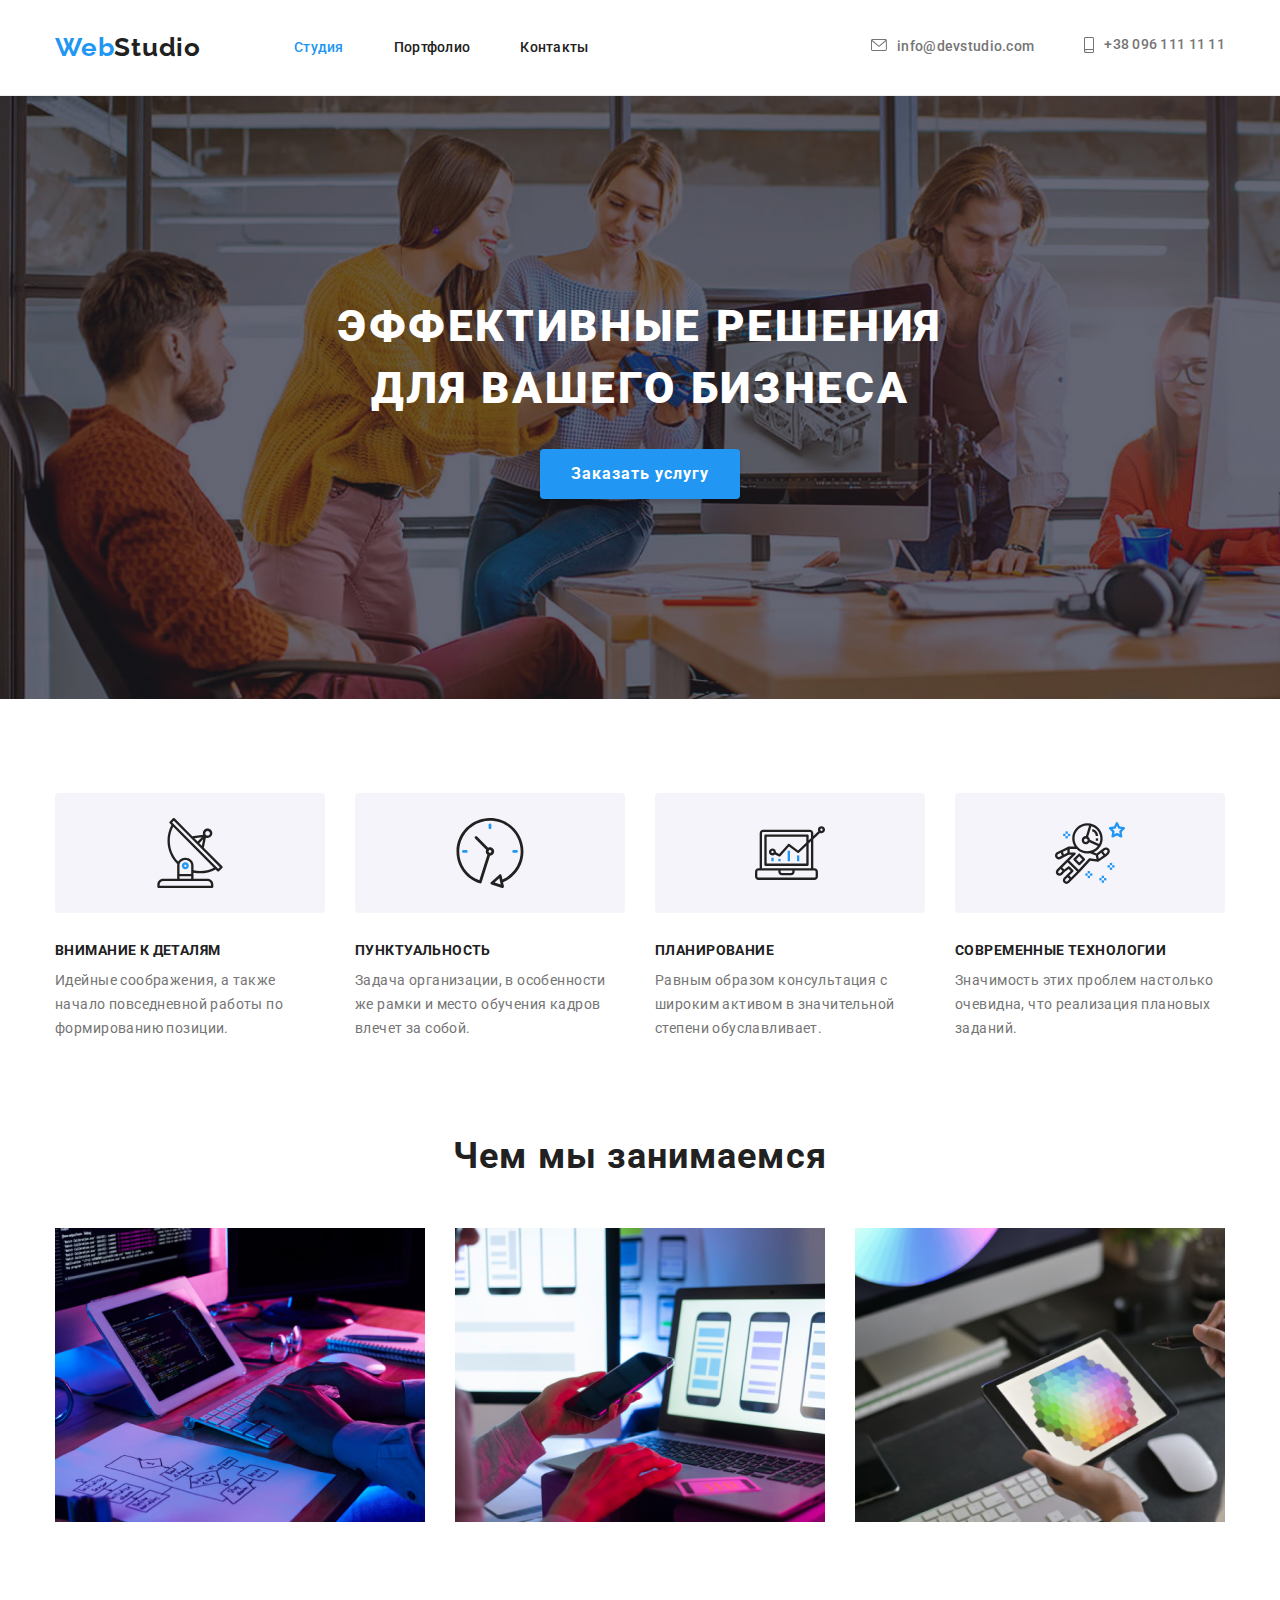
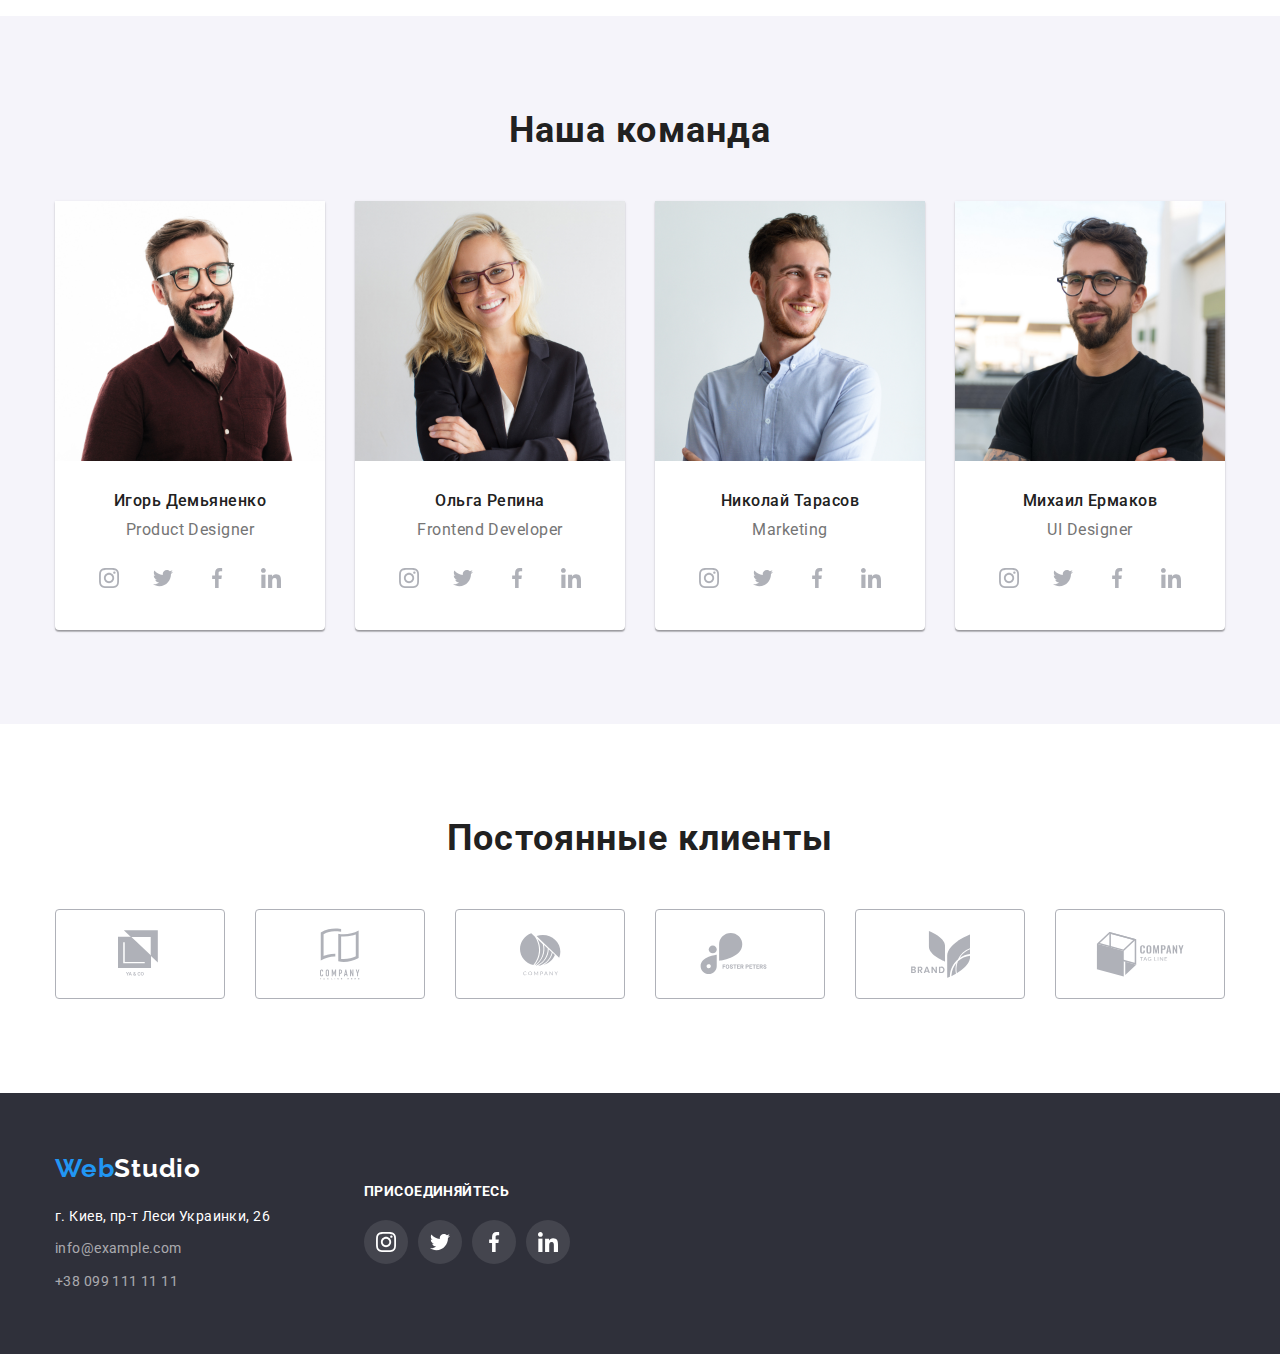
<file: index.html>
<!DOCTYPE html>
<html lang="ru">
    <head>
        <meta charset="UTF-8">
        <meta name="viewport" content="width=device-width, initial-scale=1.0">
        <title>hw-4-studio</title>
        <link href="https://fonts.googleapis.com/css2?family=Raleway:wght@700&family=Roboto:wght@400;500;700;900&display=swap"
            rel="stylesheet">
        <link rel="stylesheet" href="https://cdnjs.cloudflare.com/ajax/libs/modern-normalize/1.0.0/modern-normalize.min.css" />
        <link rel="stylesheet" href="./css/slyles.css">
    </head>

    <body>
        <!-- HEADER -->
        <header class="header">
            <div class="container">
                <!-- главная навигация -->
                <nav class="site-nav">
                    <a href="./index.html" class="logo">
                        <span class="logo-web">Web</span><span class="logo-studio">Studio</span>
                    </a>
                    <ul class="site-nav-list list">
                        <li class="site-nav-list-item"><a href="./index.html" class="link current">Студия</a></li>
                        <li class="site-nav-list-item"><a href="./portfolio.html" class="link">Портфолио</a></li>
                        <li class="site-nav-list-item"><a href="" class="link">Контакты</a></li>
                    </ul>
                </nav>
                <!-- ссылки на почти и телефон -->
                <ul class="contacts list">
                    <li class="contact-item-mail">
                        <a href="mailto:info@devstudio.com" class="contacts-link">
                            <svg class="svg-mail">
                                <use href="./images/sprite.svg#icon-envelope"></use>
                            </svg>info@devstudio.com
                        </a>
                    </li>
                    <li class="contact-item-phone">
                        <a href="tel:+380961111111" class="contacts-link">
                            <svg class="svg-phone">
                                <use href="./images/sprite.svg#icon-smartphone"></use>
                            </svg>+38 096 111 11 11
                        </a>
                    </li>
                </ul>
            </div>
        </header>
        <main>

            <!-- HERO -->
                <section class="hero">
                <div class="container">
                    <h1 class="hero-title">Эффективные решения для вашего бизнеса</h1>
                    <button class="hero-button"><span class="hero-button-name">Заказать услугу</span></button>
                </div>
                </section>

            <!-- ADVANTAGES -->
            <section class="advantages">
                <div class="container">
                    <!-- <h2>Преимущества</h2> -->
                    <ul class="advantages-list list">
                        <li class="advantages-list-item">
                            <div class="advantages-icon-bg">
                                <svg class="advantages-icon">
                                    <use href="./images/sprite.svg#icon-antenna"></use>
                                </svg>
                            </div>
                            <h3 class="advantage-title">Внимание к деталям</h3>
                            <p class="advantage-text">Идейные соображения, а также начало повседневной работы по формированию позиции.</p>
                        </li>
                        <li class="advantages-list-item">
                            <div class="advantages-icon-bg">
                                <svg class="advantages-icon">
                                    <use href="./images/sprite.svg#icon-clock"></use>
                                </svg>
                            </div>
                            <h3 class="advantage-title">Пунктуальность</h3>
                            <p class="advantage-text">Задача организации, в особенности же рамки и место обучения кадров влечет за собой.
                            </p>
                        </li>
                        <li class="advantages-list-item">
                            <div class="advantages-icon-bg">
                                <svg class="advantages-icon">
                                    <use href="./images/sprite.svg#icon-diagram"></use>
                                </svg>
                            </div>
                            <h3 class="advantage-title">Планирование</h3>
                            <p class="advantage-text">Равным образом консультация с широким активом в значительной степени обуславливает.
                            </p>
                        </li>
                        <li class="advantages-list-item">
                            <div class="advantages-icon-bg">
                                <svg class="advantages-icon">
                                    <use href="./images/sprite.svg#icon-astronaut"></use>
                                </svg>
                            </div>
                            <h3 class="advantage-title">Современные технологии</h3>
                            <p class="advantage-text">Значимость этих проблем настолько очевидна, что реализация плановых заданий.</p>
                        </li>
                    </ul>
                </div>
            </section>

            <!-- ACTIVITIES -->
            <section class="activity">
                <div class="container">
                    <h2 class="activity-title">Чем мы занимаемся</h2>
                    <ul class="activity-list list">
                        <li><img src="./images/1.jpg" alt="пример деятельности один" width="370"></li>
                        <li><img src="./images/2.jpg" alt="пример деятельности два" width="370"></li>
                        <li><img src="./images/3.jpg" alt="пример деятельности три" width="370"></li>
                    </ul>
                </div>
            </section>
            
            <!-- TEAM -->
            <section class="team">
                <div class="container">
                    <h2 class="team-title">Наша команда</h2>
                    <ul class="team-list list">
                        <li class="team-list-item">
                            <img class="team-list-item-img" src="./images/photo-teams/1.jpg" alt="фотография Игоря Демьяненко" width="270">
                            <div class="team-card-info">
                                <h3 class="team-name">Игорь Демьяненко</h3>
                                <p class="team-profession">Product Designer</p>
                                <ul class="social-list list">
                                    <li class="social-list-item"><a href="" class="social-list-link">
                                        <svg class="social-icon">
                                            <use href="./images/sprite.svg#icon-instagram"></use>
                                        </svg></a>
                                    </li>
                                    <li class="social-list-item"><a href="" class="social-list-link">
                                        <svg class="social-icon">
                                            <use href="./images/sprite.svg#icon-twitter"></use>
                                        </svg></a>
                                    </li>
                                    <li class="social-list-item"><a href="" class="social-list-link">
                                        <svg class="social-icon">
                                            <use href="./images/sprite.svg#icon-facebook"></use>
                                        </svg></a>
                                    </li>
                                    <li class="social-list-item"><a href="" class="social-list-link">
                                        <svg class="social-icon">
                                            <use href="./images/sprite.svg#icon-linkedin"></use>
                                        </svg></a>
                                    </li>
                                </ul>
                            </div>
                        </li>
                        <li class="team-list-item">
                            <img class="team-list-item-img" src="./images/photo-teams/2.jpg" alt="фотография Ольги Репиной" width="270">
                            <div class="team-card-info">
                                <h3 class="team-name">Ольга Репина</h3>
                                <p class="team-profession">Frontend Developer</p>
                                <ul class="social-list list">
                                    <li class="social-list-item"><a href="" class="social-list-link">
                                            <svg class="social-icon">
                                                <use href="./images/sprite.svg#icon-instagram"></use>
                                            </svg></a>
                                    </li>
                                    <li class="social-list-item"><a href="" class="social-list-link">
                                            <svg class="social-icon">
                                                <use href="./images/sprite.svg#icon-twitter"></use>
                                            </svg></a>
                                    </li>
                                    <li class="social-list-item"><a href="" class="social-list-link">
                                            <svg class="social-icon">
                                                <use href="./images/sprite.svg#icon-facebook"></use>
                                            </svg></a>
                                    </li>
                                    <li class="social-list-item"><a href="" class="social-list-link">
                                            <svg class="social-icon">
                                                <use href="./images/sprite.svg#icon-linkedin"></use>
                                            </svg></a>
                                    </li>
                                </ul>
                            </div>
                        </li>
                        <li class="team-list-item">
                            <img class="team-list-item-img" src="./images/photo-teams/3.jpg" alt="фотография Николая Тарасова" width="270">
                            <div class="team-card-info">
                                <h3 class="team-name">Николай Тарасов</h3>
                                <p class="team-profession">Marketing</p>
                                <ul class="social-list list">
                                    <li class="social-list-item"><a href="" class="social-list-link">
                                            <svg class="social-icon">
                                                <use href="./images/sprite.svg#icon-instagram"></use>
                                            </svg></a>
                                    </li>
                                    <li class="social-list-item"><a href="" class="social-list-link">
                                            <svg class="social-icon">
                                                <use href="./images/sprite.svg#icon-twitter"></use>
                                            </svg></a>
                                    </li>
                                    <li class="social-list-item"><a href="" class="social-list-link">
                                            <svg class="social-icon">
                                                <use href="./images/sprite.svg#icon-facebook"></use>
                                            </svg></a>
                                    </li>
                                    <li class="social-list-item"><a href="" class="social-list-link">
                                            <svg class="social-icon">
                                                <use href="./images/sprite.svg#icon-linkedin"></use>
                                            </svg></a>
                                    </li>
                                </ul>
                            </div>
                        </li>
                        <li class="team-list-item">
                            <img class="team-list-item-img" src="./images/photo-teams/4.jpg" alt="фотография Михаила Ермакова" width="270">
                            <div class="team-card-info">
                                <h3 class="team-name">Михаил Ермаков</h3>
                                <p class="team-profession">UI Designer</p>
                                <ul class="social-list list">
                                    <li class="social-list-item"><a href="" class="social-list-link">
                                            <svg class="social-icon">
                                                <use href="./images/sprite.svg#icon-instagram"></use>
                                            </svg></a>
                                    </li>
                                    <li class="social-list-item"><a href="" class="social-list-link">
                                            <svg class="social-icon">
                                                <use href="./images/sprite.svg#icon-twitter"></use>
                                            </svg></a>
                                    </li>
                                    <li class="social-list-item"><a href="" class="social-list-link">
                                            <svg class="social-icon">
                                                <use href="./images/sprite.svg#icon-facebook"></use>
                                            </svg></a>
                                    </li>
                                    <li class="social-list-item"><a href="" class="social-list-link">
                                            <svg class="social-icon">
                                                <use href="./images/sprite.svg#icon-linkedin"></use>
                                            </svg></a>
                                    </li>
                                </ul>
                            </div>
                        </li>
                    </ul>
                </div>
            </section>

            <section class="client">
                <div class="container">
                    <h2 class="client-title">Постоянные клиенты</h2>
                    <ul class="client-list list">
                        <li class="client-list-item">
                            <a href="" class="client-list-link">
                                <svg class="client-logo" width="44" height="49">
                                    <use href="./images/sprite.svg#icon-client-logo-1"></use>
                                </svg>
                            </a></li>
                        <li class="client-list-item">
                            <a href="" class="client-list-link">
                                <svg class="client-logo" width="40" height="52">
                                    <use href="./images/sprite.svg#icon-client-logo-2"></use>
                                </svg>
                            </a></li>
                        <li class="client-list-item">
                            <a href="" class="client-list-link">
                                <svg class="client-logo" width="41" height="43">
                                    <use href="./images/sprite.svg#icon-client-logo-3"></use>
                                </svg>
                            </a></li>
                        <li class="client-list-item">
                            <a href="" class="client-list-link">
                                <svg class="client-logo" width="80" height="42">
                                    <use href="./images/sprite.svg#icon-client-logo-4"></use>
                                </svg>
                            </a></li>
                        <li class="client-list-item">
                            <a href="" class="client-list-link">
                                <svg class="client-logo" width="59" height="47">
                                    <use href="./images/sprite.svg#icon-client-logo-5"></use>
                                </svg>
                            </a></li>
                        <li class="client-list-item">
                            <a href="" class="client-list-link">
                                <svg class="client-logo" width="89" height="45">
                                    <use href="./images/sprite.svg#icon-client-logo-6"></use>
                                </svg>
                            </a></li>
                    </ul>
                </div>
            </section>
        </main>

        <!-- FOOTER -->
        <footer class="footer">
            <div class="footer-container">
                <div>
                    <a href="./index.html" class="logo">
                        <span class="logo-web">Web</span><span class="logo-studio-footer">Studio</span>
                    </a>
                    <address class="address">
                        <ul class="address-list list">
                            <li class="address-list-item">
                                <p class="address-list-address">г. Киев, пр-т Леси Украинки, 26</p>
                            </li>
                            <li class="address-list-item">
                                <a href="mailto:info@example.com" class="address-list-mail">info@example.com</a> <br />
                            </li>
                            <li class="address-list-item">
                                <a href="tel:+380991111111" class="address-list-tel">+38 099 111 11 11</a>
                            </li>
                        </ul>
                    </address>
                </div>
                <div class="footer-social">
                    <h3 class="footer-social-title">присоединяйтесь</h3>
                    <ul class="footer-social-list list">
                        <li class="social-list-item"><a href="" class="social-list-link footer-icon-bg">
                                <svg class="social-icon footer-icon-color">
                                    <use href="./images/sprite.svg#icon-instagram"></use>
                                </svg></a>
                        </li>
                        <li class="social-list-item"><a href="" class="social-list-link footer-icon-bg">
                                <svg class="social-icon footer-icon-color">
                                    <use href="./images/sprite.svg#icon-twitter"></use>
                                </svg></a>
                        </li>
                        <li class="social-list-item"><a href="" class="social-list-link footer-icon-bg">
                                <svg class="social-icon footer-icon-color">
                                    <use href="./images/sprite.svg#icon-facebook"></use>
                                </svg></a>
                        </li>
                        <li class="social-list-item"><a href="" class="social-list-link footer-icon-bg">
                                <svg class="social-icon footer-icon-color">
                                    <use href="./images/sprite.svg#icon-linkedin"></use>
                                </svg></a>
                        </li>
                    </ul>
                </div>
            </div>
            
        </footer>
    </body>
</html>
</file>
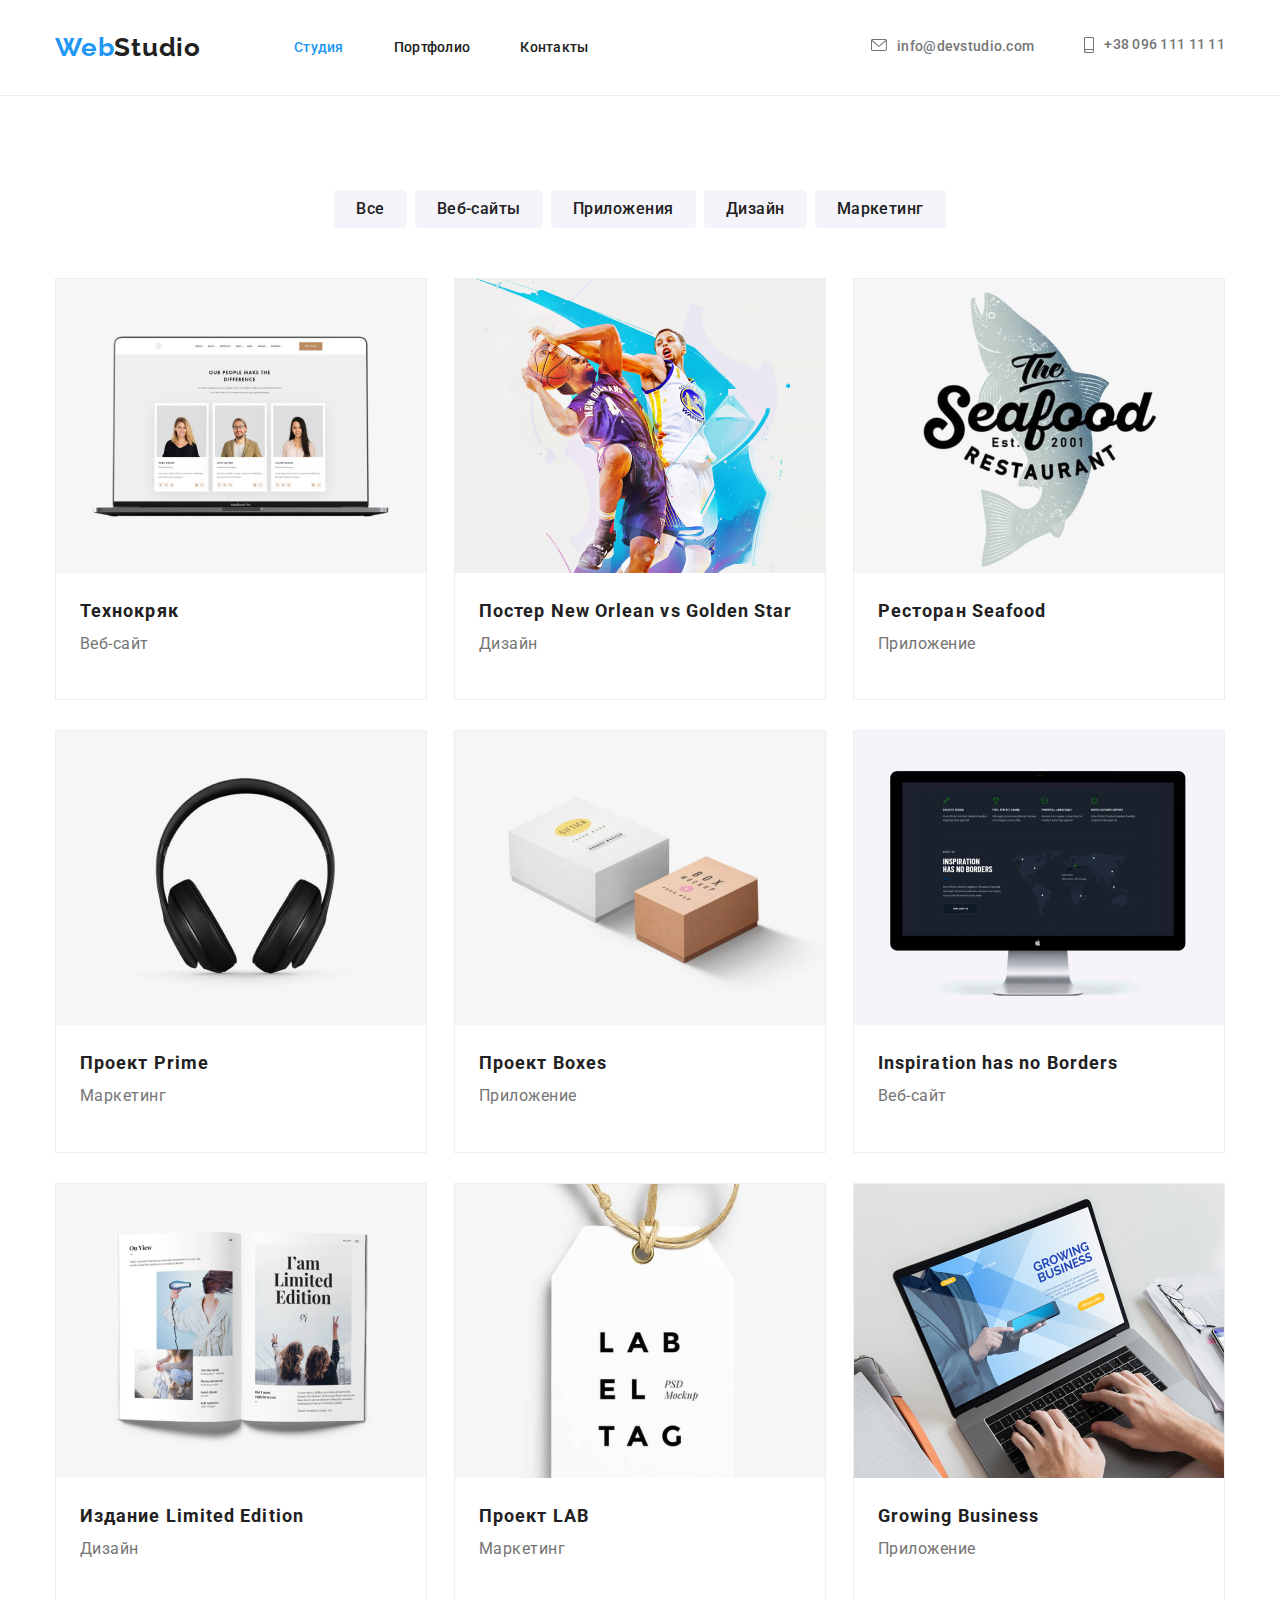
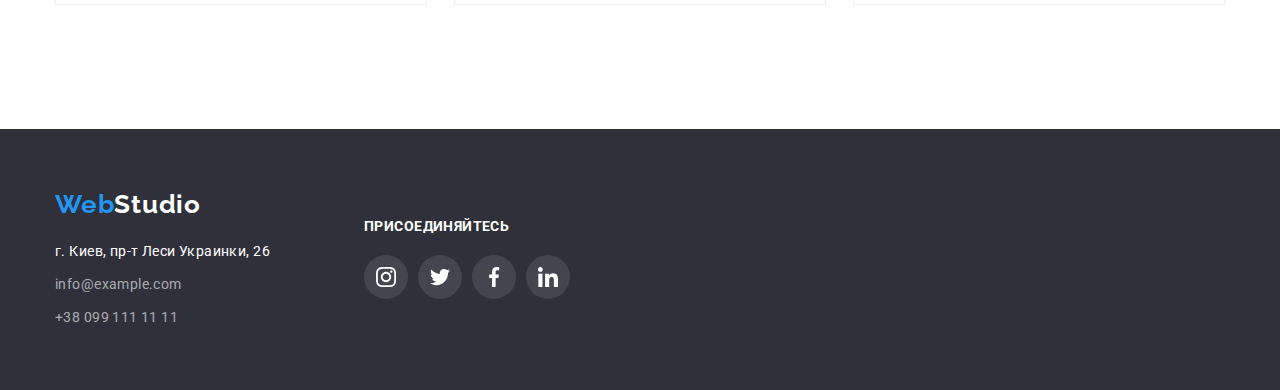
<file: portfolio.html>
<!DOCTYPE html>
<html lang="ru">
    <head>
        <meta charset="UTF-8">
        <meta name="viewport" content="width=device-width, initial-scale=1.0">
        <title>hw-4-portfolio</title>
        <link href="https://fonts.googleapis.com/css2?family=Raleway:wght@700&family=Roboto:wght@400;500;700;900&display=swap"
            rel="stylesheet">
        <link rel="stylesheet" href="https://cdnjs.cloudflare.com/ajax/libs/modern-normalize/1.0.0/modern-normalize.min.css" />
        <link rel="stylesheet" href="./css/slyles.css">
    </head>

    <body>
        <!-- HEADER -->
        <header class="header">
            <div class="container">
                <!-- главная навигация -->
                <nav class="site-nav">
                    <a href="./index.html" class="logo">
                        <span class="logo-web">Web</span><span class="logo-studio">Studio</span>
                    </a>
                    <ul class="site-nav-list list">
                        <li class="site-nav-list-item"><a href="./index.html" class="link current">Студия</a></li>
                        <li class="site-nav-list-item"><a href="./portfolio.html" class="link">Портфолио</a></li>
                        <li class="site-nav-list-item"><a href="" class="link">Контакты</a></li>
                    </ul>
                </nav>
                <!-- ссылки на почти и телефон -->
                <ul class="contacts list">
                    <li class="contact-item-mail">
                        <a href="mailto:info@devstudio.com" class="contacts-link">
                            <svg class="svg-mail">
                                <use href="./images/sprite.svg#icon-envelope"></use>
                            </svg>info@devstudio.com
                        </a>
                    </li>
                    <li class="contact-item-phone">
                        <a href="tel:+380961111111" class="contacts-link">
                            <svg class="svg-phone">
                                <use href="./images/sprite.svg#icon-smartphone"></use>
                            </svg>+38 096 111 11 11
                        </a>
                    </li>
                </ul>
            </div>
        </header>
        <main>

            <!-- PORTFOLIO -->
            <section class="portfolio">
                <!-- <h1>Примеры работ</h1> -->
                <!-- фильтр по примерам работ -->
                <div class="container">
                    <ul class="portfolio-filter-list list">
                        <li class="portfolio-filter-item"><button class="filter-button">Все</button></li>
                        <li class="portfolio-filter-item"><button class="filter-button">Веб-сайты</button></li>
                        <li class="portfolio-filter-item"><button class="filter-button">Приложения</button></li>
                        <li class="portfolio-filter-item"><button class="filter-button">Дизайн</button></li>
                        <li class="portfolio-filter-item"><button class="filter-button">Маркетинг</button></li>
                    </ul>
                    
                    <!-- примеры работ -->
                    <ul class="portfolio-list list">
                        <li class="portfolio-list-item"><img src="./images/portfolio/1.jpg" alt="ноутбук" width="370">
                            <div class="card-info">
                                <h2 class="examples-name">Технокряк</h2>
                                <p class="examples-direction">Веб-сайт</p>
                            </div>
                        </li>
                        <li class="portfolio-list-item"><img src="./images/portfolio/2.jpg" alt="постер New Orlean vs Golden Star"
                                width="370">
                            <div class="card-info">
                                <h2 class="examples-name">Постер New Orlean vs Golden Star</h2>
                                <p class="examples-direction">Дизайн</p>
                            </div>
                        </li>
                        <li class="portfolio-list-item"><img src="./images/portfolio/3.jpg" alt="логотип ресторана Seafood" width="370">
                            <div class="card-info">
                                <h2 class="examples-name">Ресторан Seafood</h2>
                                <p class="examples-direction">Приложение</p>
                            </div>
                        </li>
                        <li class="portfolio-list-item"><img src="./images/portfolio/4.jpg" alt="наушники" width="370">
                            <div class="card-info">
                                <h2 class="examples-name">Проект Prime</h2>
                                <p class="examples-direction">Маркетинг</p>
                            </div>
                        </li>
                        <li class="portfolio-list-item"><img src="./images/portfolio/5.jpg" alt="две коробки" width="370">
                            <div class="card-info">
                                <h2 class="examples-name">Проект Boxes</h2>
                                <p class="examples-direction">Приложение</p>
                            </div>
                        </li>
                        <li class="portfolio-list-item"><img src="./images/portfolio/6.jpg" alt="монитор" width="370">
                            <div class="card-info">
                                <h2 class="examples-name">Inspiration has no Borders</h2>
                                <p class="examples-direction">Веб-сайт</p>
                            </div>
                        </li>
                        <li class="portfolio-list-item"><img src="./images/portfolio/7.jpg" alt="книга" width="370">
                            <div class="card-info">
                                <h2 class="examples-name">Издание Limited Edition</h2>
                                <p class="examples-direction">Дизайн</p>
                            </div>
                        </li>
                        <li class="portfolio-list-item"><img src="./images/portfolio/8.jpg" alt="логотип проекта LAB" width="370">
                            <div class="card-info">
                                <h2 class="examples-name">Проект LAB</h2>
                                <p class="examples-direction">Маркетинг</p>
                            </div>
                        </li>
                        <li class="portfolio-list-item"><img src="./images/portfolio/9.jpg" alt="работа за ноутбуком" width="370">
                            <div class="card-info">
                                <h2 class="examples-name">Growing Business</h2>
                                <p class="examples-direction">Приложение</p>
                            </div>
                        </li>
                    </ul>
                </div>
                    

            </section>
        </main>

        <!-- FOOTER -->
        <footer class="footer">
            <div class="footer-container">
                <div>
                    <a href="./index.html" class="logo">
                        <span class="logo-web">Web</span><span class="logo-studio-footer">Studio</span>
                    </a>
                    <address class="address">
                        <ul class="address-list list">
                            <li class="address-list-item">
                                <p class="address-list-address">г. Киев, пр-т Леси Украинки, 26</p>
                            </li>
                            <li class="address-list-item">
                                <a href="mailto:info@example.com" class="address-list-mail">info@example.com</a> <br />
                            </li>
                            <li class="address-list-item">
                                <a href="tel:+380991111111" class="address-list-tel">+38 099 111 11 11</a>
                            </li>
                        </ul>
                    </address>
                </div>
                <div class="footer-social">
                    <h3 class="footer-social-title">присоединяйтесь</h3>
                    <ul class="footer-social-list list">
                        <li class="social-list-item"><a href="" class="social-list-link footer-icon-bg">
                                <svg class="social-icon footer-icon-color">
                                    <use href="./images/sprite.svg#icon-instagram"></use>
                                </svg></a>
                        </li>
                        <li class="social-list-item"><a href="" class="social-list-link footer-icon-bg">
                                <svg class="social-icon footer-icon-color">
                                    <use href="./images/sprite.svg#icon-twitter"></use>
                                </svg></a>
                        </li>
                        <li class="social-list-item"><a href="" class="social-list-link footer-icon-bg">
                                <svg class="social-icon footer-icon-color">
                                    <use href="./images/sprite.svg#icon-facebook"></use>
                                </svg></a>
                        </li>
                        <li class="social-list-item"><a href="" class="social-list-link footer-icon-bg">
                                <svg class="social-icon footer-icon-color">
                                    <use href="./images/sprite.svg#icon-linkedin"></use>
                                </svg></a>
                        </li>
                    </ul>
                </div>
            </div>
        
        </footer>
    </body>
</html>
</file>
<file: css/slyles.css>
/* основной цвет текста: #757575; */
/* вторичный цвет текста: #212121; */

/* акцент: #2196F3; */
/* белый: #FFFFFF; */

/* темный фон background: #2F303A; */
/* серый фон background: #F5F4FA; */

:root {
  --primary-text-color: #757575;
  --title-text-color: #212121;

  --accent-color: #2196f3;
  --white-color: #ffffff;

  --dark-background: #2f303a;
  --gray-background: #f5f4fa;
}

*,
*::before,
*::after {
  margin: 0;
  padding: 0;
}

body {
  background-color: var(--white-color);
  color: var(--primary-text-color);

  font-family: Roboto, sans-serif;
}

img {
  display: block;
}

.list {
  list-style: none;
}

.container {
  width: 1200px;
  padding: 0 15px;
  margin: 0 auto;

  /* outline: 1px solid red;
  background-color: aquamarine; */
}

/* ==========COMPONENTS========== */

/* ==========COMPONENTS END========== */

/* ==========HEADER========== */

/* лого */

.header {
  padding: 32px 0;
  border-bottom: 1px solid #ececec;
}

.header .container {
  display: flex;
  align-items: center;
}

.logo {
  font-family: Raleway, sans-serif;
  font-weight: 700;
  font-size: 26px;
  line-height: 1.2;
  letter-spacing: 0.03em;
  text-decoration: none;

  margin-right: 93px;
}

.logo-web {
  color: var(--accent-color);

  font-family: Raleway, sans-serif;
}

.logo-studio {
  color: var(--title-text-color);

  font-family: Raleway, sans-serif;
  font-weight: 700;
  font-size: 26px;
  line-height: 1.2;
  letter-spacing: 0.03em;
}

/* главная навигация */

.site-nav {
  display: flex;
}

.site-nav-list .link {
  color: var(--title-text-color);

  font-weight: 500;
  font-size: 14px;
  line-height: 1.14;
  letter-spacing: 0.02em;
  text-decoration: none;
}

.site-nav-list .link:hover,
.site-nav-list .link:focus {
  color: var(--accent-color);
}

.site-nav-list {
  display: flex;
  align-items: center;
}

.site-nav-list-item:not(:last-child) {
  margin-right: 50px;
}

.link.current {
  color: var(--accent-color);
}

/* ссылки на почти и телефон */

.contacts {
  display: flex;
}

.header .contacts {
  margin-left: auto;
}

.contacts .contacts-link {
  color: var(--primary-text-color);

  font-weight: 500;
  font-size: 14px;
  line-height: 1.14;
  letter-spacing: 0.02em;
  text-decoration: none;
  display: inline-flex;
}

.contacts-link:hover .svg-mail,
.contacts-link:focus .svg-mail {
  color: var(--accent-color);
  fill: var(--accent-color);
}

.contacts-link:hover .svg-phone,
.contacts-link:focus .svg-phone {
  color: var(--accent-color);
  fill: var(--accent-color);
}

.contacts-link:hover,
.contacts-link:focus {
  color: var(--accent-color);
  fill: var(--accent-color);
}

.svg-mail {
  width: 16px;
  height: 12px;
  margin-right: 10px;
  fill: var(--primary-text-color);
}

.svg-phone {
  width: 10px;
  height: 16px;
  margin-right: 10px;
  fill: var(--primary-text-color);
}

.contact-item-mail {
  margin-right: 50px;
}

/* ==========HEADER END========== */

/* ==========HERO========== */

.hero {
  background-color: #c4c4c4;
  background-image: linear-gradient(
      rgba(47, 48, 58, 0.4),
      rgba(47, 48, 58, 0.4)
    ),
    url("../images/bg-img.jpg");
  background-repeat: no-repeat;
  background-size: cover;
}

.hero .container {
  padding-top: 200px;
  padding-bottom: 200px;
  text-align: center;
}

.hero-title {
  width: 696px;
  margin: 0 auto;

  color: var(--white-color);

  font-family: Roboto;
  font-weight: 900;
  font-size: 44px;
  line-height: 1.4;
  letter-spacing: 0.06em;
  text-transform: uppercase;
}

.hero-button {
  background-color: var(--accent-color);

  box-shadow: 0px 4px 4px rgba(0, 0, 0, 0.15);
  border-radius: 4px;
  border: none;

  width: 200px;
  height: 50px;
  margin-top: 30px;
}

.hero-button-name {
  color: var(--white-color);

  font-family: Roboto;
  font-weight: 700;
  font-size: 16px;
  line-height: 1.9;
  letter-spacing: 0.06em;
  text-align: center;
}

/* ==========HERO END========== */

/* ==========ADVANTAGES========== */

.advantages {
  padding-top: 94px;
  padding-bottom: 94px;
}

.advantages-list {
  display: flex;
  justify-content: space-between;
}

.advantages-list-item {
  width: 270px;
}

.advantages-list-item .advantage-title {
  color: var(--title-text-color);

  font-weight: 700;
  font-size: 14px;
  line-height: 1.14;
  letter-spacing: 0.03em;
  text-transform: uppercase;

  margin-bottom: 10px;
}

.advantage-text {
  font-weight: 400;
  font-size: 14px;
  line-height: 1.7;
  letter-spacing: 0.03em;
}

.advantages-icon-bg {
  width: 270px;
  height: 120px;
  padding: 25px 100px;
  margin-bottom: 30px;

  border-radius: 4px;
  background: #f5f4fa;
}

.advantages-icon {
  width: 70px;
  height: 70px;
}

/* ==========ADVANTAGES END========== */

/* ==========ACTIVITIES========== */

.activity {
  padding-bottom: 94px;
}

.activity-title {
  color: var(--title-text-color);

  font-weight: 700;
  font-size: 36px;
  line-height: 1.2;
  letter-spacing: 0.03em;
  text-align: center;

  margin-bottom: 50px;
}

.activity-list {
  display: flex;
  justify-content: space-between;
}

/* ==========ACTIVITIES END========== */

/* ==========TEAM========== */

.team {
  background-color: var(--gray-background);

  padding-top: 94px;
  padding-bottom: 94px;
}

.team-list {
  display: flex;
  justify-content: space-between;
}

.team-list-item {
  background-color: var(--white-color);

  text-align: center;

  box-shadow: 0px 1px 3px rgba(0, 0, 0, 0.12), 0px 1px 1px rgba(0, 0, 0, 0.14),
    0px 2px 1px rgba(0, 0, 0, 0.2);
  border-radius: 0px 0px 4px 4px;
}

.team-title {
  color: var(--title-text-color);

  font-family: Roboto;
  font-weight: 700;
  font-size: 36px;
  line-height: 1.2x;
  letter-spacing: 0.03em;
  text-align: center;

  margin-bottom: 50px;
}

.team-name {
  color: var(--title-text-color);

  font-weight: 500;
  font-size: 16px;
  line-height: 1.2;
  letter-spacing: 0.03em;

  margin-bottom: 10px;
}

.team-profession {
  font-weight: 400;
  font-size: 16px;
  line-height: 1.2;
  letter-spacing: 0.03em;
  margin-bottom: 16px;
}

.social-list {
  display: flex;
  justify-content: space-between;
}

.social-list-link {
  display: flex;
  justify-content: center;
  align-items: center;
  width: 44px;
  height: 44px;
  border-radius: 50px;

  background-color: var(--white-color);
}

.social-list-link:hover,
.social-list-link:focus {
  background-color: var(--accent-color);
}

.social-list-link:hover .social-icon,
.social-list-link:focus .social-icon {
  fill: var(--white-color);
}

.social-icon {
  width: 20px;
  height: 20px;

  fill: #afb1b8;
}

.team-card-info {
  padding: 30px 32px;
}

/* ==========TEAM END========== */

/* ==========CLIENT========== */

.client {
  padding-top: 94px;
  padding-bottom: 94px;
}

.client-title {
  font-weight: 700;
  font-size: 36px;
  line-height: 1.16;
  text-align: center;
  letter-spacing: 0.03em;

  color: var(--title-text-color);

  margin-bottom: 50px;
}

.client-list {
  display: flex;
  justify-content: space-between;
}

.client-list-link {
  display: inline-flex;
  justify-content: center;
  align-items: center;

  width: 170px;
  height: 90px;
  border: 1px solid #afb1b8;
  border-radius: 4px;
}

.client-logo {
  fill: #afb1b8;
}

.client-list-link:hover,
.client-list-link:focus {
  border: 1px solid var(--accent-color);
}

.client-list-link:hover .client-logo,
.client-list-link:focus .client-logo {
  fill: var(--accent-color);
}

/* ==========CLIENT END========== */

/* ==========FOOTER========== */

.logo-studio-footer {
  color: var(--white-color);
}

.footer {
  background-color: var(--dark-background);
  padding-top: 60px;
  padding-bottom: 60px;
}

.address {
  margin-top: 20px;
}

.address-list-address {
  color: var(--white-color);

  font-style: normal;
  font-weight: 400;
  font-size: 14px;
  line-height: 1.7;
  letter-spacing: 0.03em;
}

.address-list-mail {
  color: rgba(255, 255, 255, 0.6);

  font-family: Roboto;
  font-style: normal;
  font-weight: 400;
  font-size: 14px;
  line-height: 1.7;
  letter-spacing: 0.03em;
  text-decoration: none;

  display: inline-block;
  margin-top: 9px;
}

.address-list-tel {
  color: rgba(255, 255, 255, 0.6);

  font-style: normal;
  font-weight: 400;
  font-size: 14px;
  line-height: 1.7;
  letter-spacing: 0.03em;
  text-decoration: none;

  display: inline-block;
  margin-top: 9px;
}

.footer-social-list {
  display: flex;
  justify-content: space-between;
}

.footer-container {
  display: flex;
  align-items: center;
  width: 1200px;
  padding: 0 15px;
  margin: 0 auto;
}

.footer-social {
  width: 206px;
  height: 80px;
  margin-left: 70px;
}

.footer-social-title {
  padding-bottom: 20px;

  font-weight: 700;
  font-size: 14px;
  line-height: 1.14;
  letter-spacing: 0.03em;
  text-transform: uppercase;

  color: var(--white-color);
}

.footer-icon-bg {
  background-color: rgba(255, 255, 255, 0.1);
  fill: var(--white-color);
}
.footer-icon-color {
  fill: var(--white-color);
}

/* ==========FOOTER END========== */

/* ==========PORTFOLIO========== */

.portfolio {
  padding-top: 94px;
  padding-bottom: 94px;
}

/* фильтр */
.filter-button {
  background-color: var(--gray-background);
  color: var(--title-text-color);

  font-weight: 500;
  font-size: 16px;
  line-height: 1.6;
  letter-spacing: 0.03em;
  text-align: center;
  border-radius: 4px;
  border: none;
  padding: 6px 22px;
}

.filter-button:hover,
.filter-button:focus {
  background-color: var(--accent-color);
  color: var(--white-color);
}

.portfolio-filter-list {
  display: flex;
  justify-content: center;
  margin-bottom: 50px;
}

.portfolio-filter-item:not(:last-child) {
  margin-right: 8px;
}

/* примеры работ */

.examples-name {
  color: var(--title-text-color);

  font-weight: 700;
  font-size: 18px;
  line-height: 2;
  letter-spacing: 0.06em;
}

.examples-direction {
  font-weight: 400;
  font-size: 16px;
  line-height: 1.9;
  letter-spacing: 0.03em;
}

.portfolio-list {
  display: flex;
  flex-wrap: wrap;
  justify-content: space-between;
}

.portfolio-list-item {
  margin-bottom: 30px;
  padding-bottom: 20px;
  border: 1px solid #eeeeee;
}

.portfolio-list-item:hover {
  box-shadow: 0px 1px 1px rgba(0, 0, 0, 0.12), 0px 4px 4px rgba(0, 0, 0, 0.06),
    1px 4px 6px rgba(0, 0, 0, 0.16);
}

.card-info {
  padding: 20px 24px;
}

/* ==========PORTFOLIO END========== */
</file>
